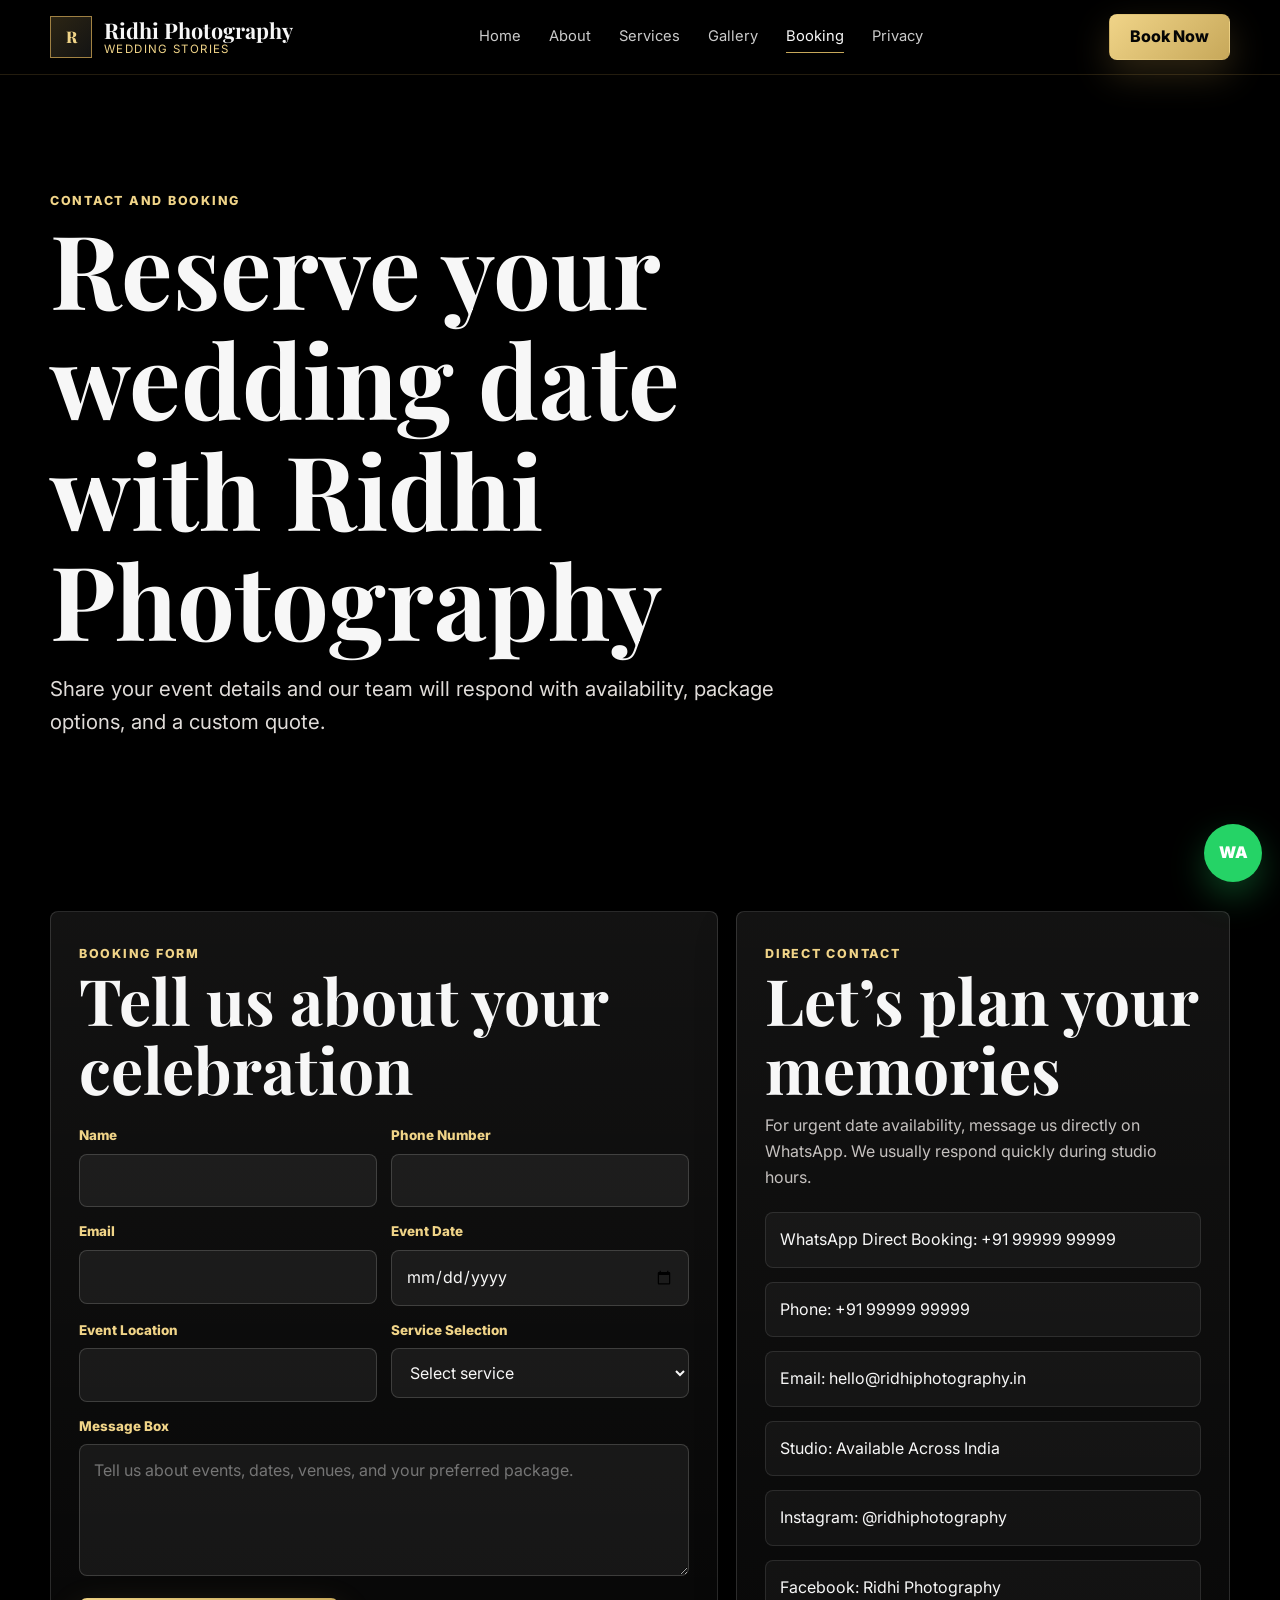
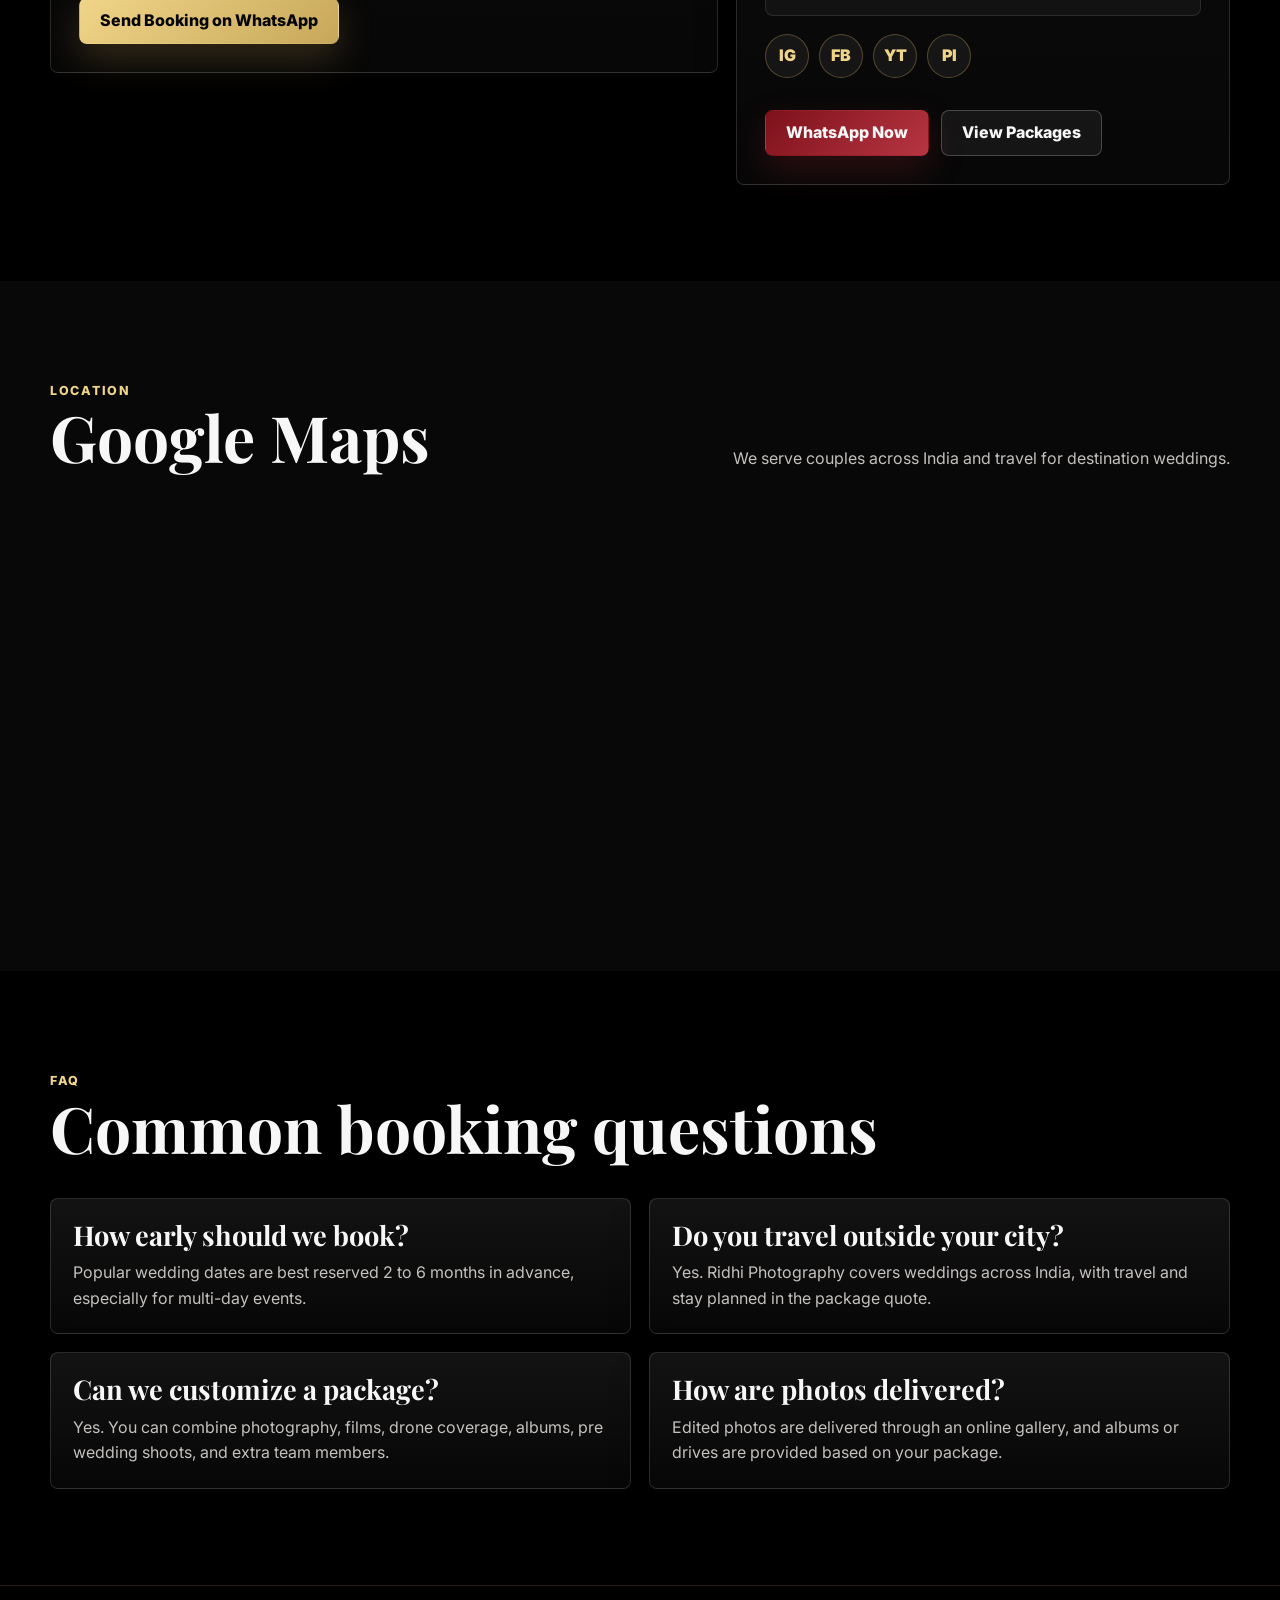
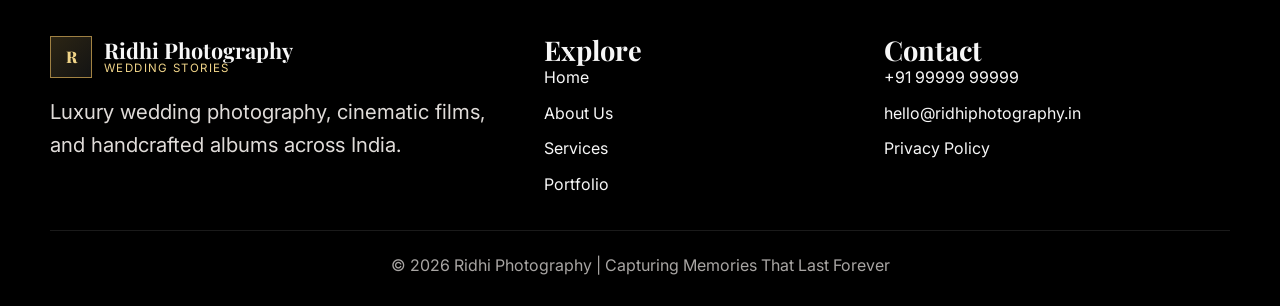
<file: contact.html>
<!DOCTYPE html>
<html lang="en">
<head>
  <meta charset="UTF-8">
  <meta name="viewport" content="width=device-width, initial-scale=1.0">
  <meta name="description" content="Book Ridhi Photography for wedding photography, cinematic videography, pre wedding shoots, engagement coverage, and destination weddings.">
  <title>Contact & Booking | Ridhi Photography</title>
  <link rel="preconnect" href="https://fonts.googleapis.com">
  <link rel="preconnect" href="https://fonts.gstatic.com" crossorigin>
  <link href="https://fonts.googleapis.com/css2?family=Inter:wght@400;600;700;800&family=Playfair+Display:wght@600;700;800&display=swap" rel="stylesheet">
  <link rel="stylesheet" href="styles.css">
</head>
<body>
  <header class="site-header"><nav class="nav"><a class="brand" href="index.html"><span class="brand-mark">R</span><span class="brand-text"><strong>Ridhi Photography</strong><span>Wedding Stories</span></span></a><div class="nav-links"><a href="index.html">Home</a><a href="about.html">About</a><a href="services.html">Services</a><a href="gallery.html">Gallery</a><a class="active" href="contact.html">Booking</a><a href="privacy.html">Privacy</a></div><div class="nav-actions"><a class="btn btn-primary" href="#booking-form">Book Now</a><button class="menu-toggle" aria-label="Open menu"><span></span><span></span><span></span></button></div></nav></header>
  <main>
    <section class="page-hero" style="--page-image: url('https://images.unsplash.com/photo-1525258946800-98cfd641d0de?auto=format&fit=crop&w=1800&q=82');">
      <div class="section-inner reveal"><span class="eyebrow">Contact and booking</span><h1>Reserve your wedding date with Ridhi Photography</h1><p class="lead">Share your event details and our team will respond with availability, package options, and a custom quote.</p></div>
    </section>
    <section class="section">
      <div class="section-inner contact-grid">
        <div class="contact-panel reveal">
          <span class="eyebrow">Booking form</span>
          <h2>Tell us about your celebration</h2>
          <form id="booking-form" class="form-grid">
            <div class="field"><label for="name">Name</label><input id="name" name="name" type="text" required></div>
            <div class="field"><label for="phone">Phone Number</label><input id="phone" name="phone" type="tel" required></div>
            <div class="field"><label for="email">Email</label><input id="email" name="email" type="email" required></div>
            <div class="field"><label for="date">Event Date</label><input id="date" name="date" type="date" required></div>
            <div class="field"><label for="location">Event Location</label><input id="location" name="location" type="text" required></div>
            <div class="field"><label for="service">Service Selection</label><select id="service" name="service" required><option value="">Select service</option><option>Wedding Photography</option><option>Cinematic Videography</option><option>Pre Wedding Shoot</option><option>Engagement Shoot</option><option>Drone Coverage</option><option>Complete Wedding Package</option></select></div>
            <div class="field full"><label for="message">Message Box</label><textarea id="message" name="message" placeholder="Tell us about events, dates, venues, and your preferred package."></textarea></div>
            <div class="field full"><button class="btn btn-primary" type="submit">Send Booking on WhatsApp</button></div>
          </form>
        </div>
        <aside class="contact-panel reveal">
          <span class="eyebrow">Direct contact</span>
          <h2>Let’s plan your memories</h2>
          <p>For urgent date availability, message us directly on WhatsApp. We usually respond quickly during studio hours.</p>
          <div class="contact-list">
            <a href="https://wa.me/919999999999">WhatsApp Direct Booking: +91 99999 99999</a>
            <a href="tel:+919999999999">Phone: +91 99999 99999</a>
            <a href="mailto:hello@ridhiphotography.in">Email: hello@ridhiphotography.in</a>
            <span>Studio: Available Across India</span>
            <span>Instagram: @ridhiphotography</span>
            <span>Facebook: Ridhi Photography</span>
          </div>
          <div class="social-icons" aria-label="Social media links">
            <a href="#" aria-label="Instagram">IG</a>
            <a href="#" aria-label="Facebook">FB</a>
            <a href="#" aria-label="YouTube">YT</a>
            <a href="#" aria-label="Pinterest">PI</a>
          </div>
          <div class="cta-actions"><a class="btn btn-red" href="https://wa.me/919999999999">WhatsApp Now</a><a class="btn btn-secondary" href="services.html">View Packages</a></div>
        </aside>
      </div>
    </section>
    <section class="section alt">
      <div class="section-inner">
        <div class="section-head reveal"><div><span class="eyebrow">Location</span><h2>Google Maps</h2></div><p>We serve couples across India and travel for destination weddings.</p></div>
        <iframe class="map reveal" title="Ridhi Photography map" loading="lazy" referrerpolicy="no-referrer-when-downgrade" src="https://www.google.com/maps?q=India&output=embed"></iframe>
      </div>
    </section>
    <section class="section">
      <div class="section-inner">
        <div class="section-head reveal"><div><span class="eyebrow">FAQ</span><h2>Common booking questions</h2></div></div>
        <div class="faq-grid">
          <article class="faq-item reveal"><h3>How early should we book?</h3><p>Popular wedding dates are best reserved 2 to 6 months in advance, especially for multi-day events.</p></article>
          <article class="faq-item reveal"><h3>Do you travel outside your city?</h3><p>Yes. Ridhi Photography covers weddings across India, with travel and stay planned in the package quote.</p></article>
          <article class="faq-item reveal"><h3>Can we customize a package?</h3><p>Yes. You can combine photography, films, drone coverage, albums, pre wedding shoots, and extra team members.</p></article>
          <article class="faq-item reveal"><h3>How are photos delivered?</h3><p>Edited photos are delivered through an online gallery, and albums or drives are provided based on your package.</p></article>
        </div>
      </div>
    </section>
  </main>
  <footer class="site-footer"><div class="footer-inner"><div class="footer-grid"><div><a class="brand" href="index.html"><span class="brand-mark">R</span><span class="brand-text"><strong>Ridhi Photography</strong><span>Wedding Stories</span></span></a><p class="lead">Luxury wedding photography, cinematic films, and handcrafted albums across India.</p></div><div><h3>Explore</h3><div class="footer-links"><a href="index.html">Home</a><a href="about.html">About Us</a><a href="services.html">Services</a><a href="gallery.html">Portfolio</a></div></div><div><h3>Contact</h3><div class="footer-links"><a href="tel:+919999999999">+91 99999 99999</a><a href="mailto:hello@ridhiphotography.in">hello@ridhiphotography.in</a><a href="privacy.html">Privacy Policy</a></div></div></div><div class="copyright">© 2026 Ridhi Photography | Capturing Memories That Last Forever</div></div></footer>
  <a class="whatsapp-float" href="https://wa.me/919999999999" aria-label="Book on WhatsApp">WA</a>
  <script src="script.js"></script>
</body>
</html>
</file>
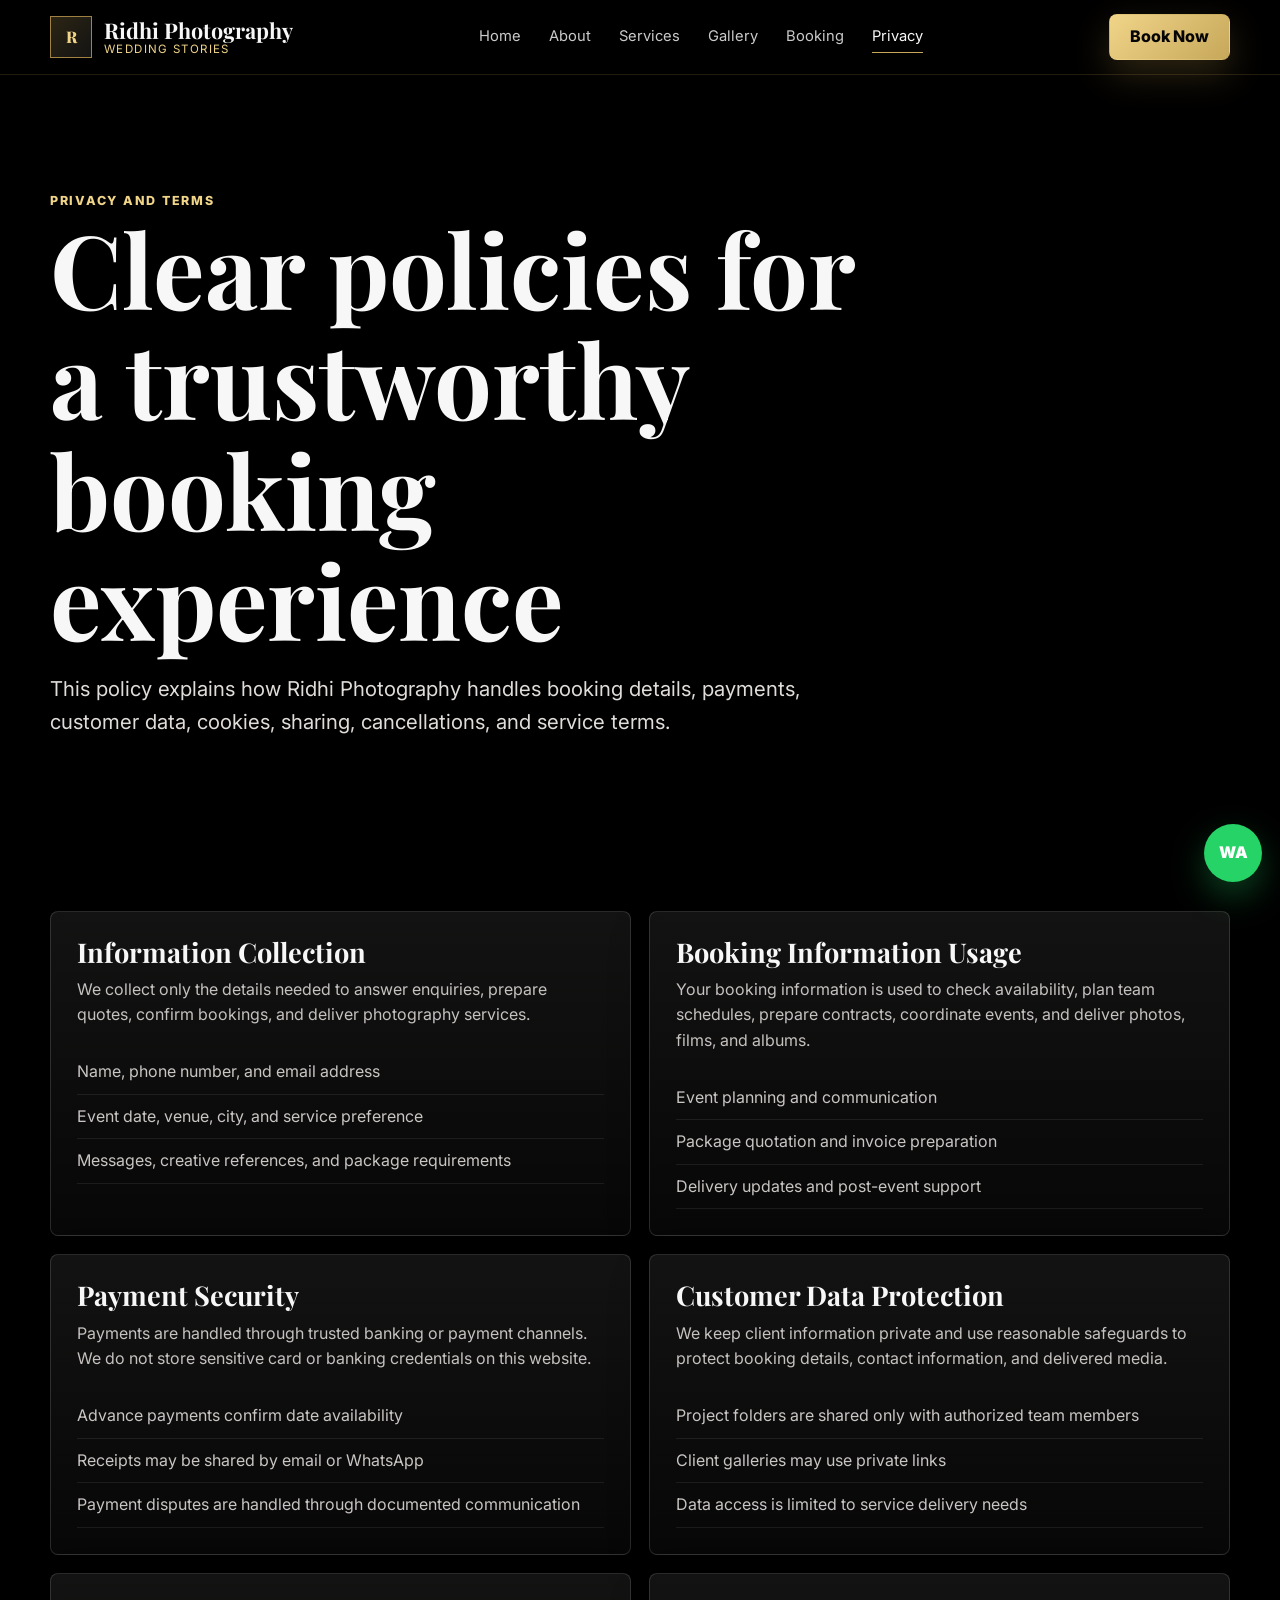
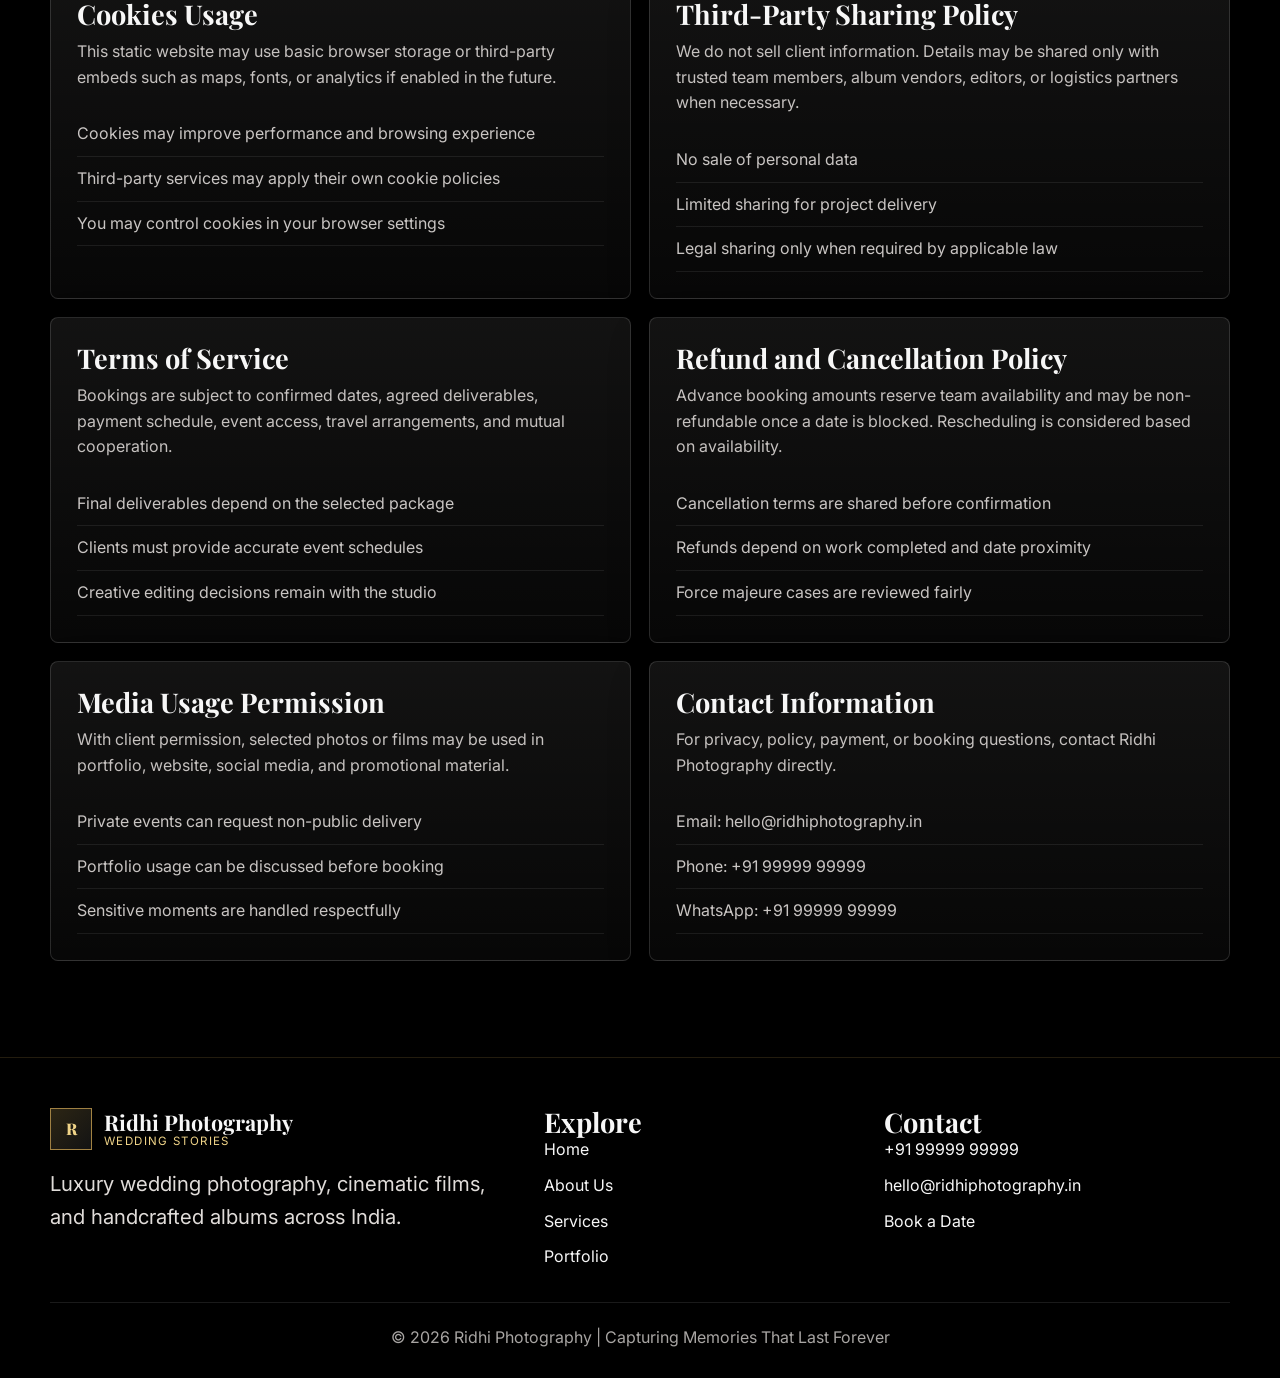
<file: privacy.html>
<!DOCTYPE html>
<html lang="en">
<head>
  <meta charset="UTF-8">
  <meta name="viewport" content="width=device-width, initial-scale=1.0">
  <meta name="description" content="Privacy policy, terms of service, refund policy, payment security, customer data protection, and booking information usage for Ridhi Photography.">
  <title>Privacy Policy | Ridhi Photography</title>
  <link rel="preconnect" href="https://fonts.googleapis.com">
  <link rel="preconnect" href="https://fonts.gstatic.com" crossorigin>
  <link href="https://fonts.googleapis.com/css2?family=Inter:wght@400;600;700;800&family=Playfair+Display:wght@600;700;800&display=swap" rel="stylesheet">
  <link rel="stylesheet" href="styles.css">
</head>
<body>
  <header class="site-header"><nav class="nav"><a class="brand" href="index.html"><span class="brand-mark">R</span><span class="brand-text"><strong>Ridhi Photography</strong><span>Wedding Stories</span></span></a><div class="nav-links"><a href="index.html">Home</a><a href="about.html">About</a><a href="services.html">Services</a><a href="gallery.html">Gallery</a><a href="contact.html">Booking</a><a class="active" href="privacy.html">Privacy</a></div><div class="nav-actions"><a class="btn btn-primary" href="contact.html">Book Now</a><button class="menu-toggle" aria-label="Open menu"><span></span><span></span><span></span></button></div></nav></header>
  <main>
    <section class="page-hero" style="--page-image: url('https://images.unsplash.com/photo-1525258946800-98cfd641d0de?auto=format&fit=crop&w=1800&q=82');">
      <div class="section-inner reveal"><span class="eyebrow">Privacy and terms</span><h1>Clear policies for a trustworthy booking experience</h1><p class="lead">This policy explains how Ridhi Photography handles booking details, payments, customer data, cookies, sharing, cancellations, and service terms.</p></div>
    </section>
    <section class="section">
      <div class="section-inner policy-grid">
        <article class="policy-card reveal"><h3>Information Collection</h3><p>We collect only the details needed to answer enquiries, prepare quotes, confirm bookings, and deliver photography services.</p><ul><li>Name, phone number, and email address</li><li>Event date, venue, city, and service preference</li><li>Messages, creative references, and package requirements</li></ul></article>
        <article class="policy-card reveal"><h3>Booking Information Usage</h3><p>Your booking information is used to check availability, plan team schedules, prepare contracts, coordinate events, and deliver photos, films, and albums.</p><ul><li>Event planning and communication</li><li>Package quotation and invoice preparation</li><li>Delivery updates and post-event support</li></ul></article>
        <article class="policy-card reveal"><h3>Payment Security</h3><p>Payments are handled through trusted banking or payment channels. We do not store sensitive card or banking credentials on this website.</p><ul><li>Advance payments confirm date availability</li><li>Receipts may be shared by email or WhatsApp</li><li>Payment disputes are handled through documented communication</li></ul></article>
        <article class="policy-card reveal"><h3>Customer Data Protection</h3><p>We keep client information private and use reasonable safeguards to protect booking details, contact information, and delivered media.</p><ul><li>Project folders are shared only with authorized team members</li><li>Client galleries may use private links</li><li>Data access is limited to service delivery needs</li></ul></article>
        <article class="policy-card reveal"><h3>Cookies Usage</h3><p>This static website may use basic browser storage or third-party embeds such as maps, fonts, or analytics if enabled in the future.</p><ul><li>Cookies may improve performance and browsing experience</li><li>Third-party services may apply their own cookie policies</li><li>You may control cookies in your browser settings</li></ul></article>
        <article class="policy-card reveal"><h3>Third-Party Sharing Policy</h3><p>We do not sell client information. Details may be shared only with trusted team members, album vendors, editors, or logistics partners when necessary.</p><ul><li>No sale of personal data</li><li>Limited sharing for project delivery</li><li>Legal sharing only when required by applicable law</li></ul></article>
        <article class="policy-card reveal"><h3>Terms of Service</h3><p>Bookings are subject to confirmed dates, agreed deliverables, payment schedule, event access, travel arrangements, and mutual cooperation.</p><ul><li>Final deliverables depend on the selected package</li><li>Clients must provide accurate event schedules</li><li>Creative editing decisions remain with the studio</li></ul></article>
        <article class="policy-card reveal"><h3>Refund and Cancellation Policy</h3><p>Advance booking amounts reserve team availability and may be non-refundable once a date is blocked. Rescheduling is considered based on availability.</p><ul><li>Cancellation terms are shared before confirmation</li><li>Refunds depend on work completed and date proximity</li><li>Force majeure cases are reviewed fairly</li></ul></article>
        <article class="policy-card reveal"><h3>Media Usage Permission</h3><p>With client permission, selected photos or films may be used in portfolio, website, social media, and promotional material.</p><ul><li>Private events can request non-public delivery</li><li>Portfolio usage can be discussed before booking</li><li>Sensitive moments are handled respectfully</li></ul></article>
        <article class="policy-card reveal"><h3>Contact Information</h3><p>For privacy, policy, payment, or booking questions, contact Ridhi Photography directly.</p><ul><li>Email: hello@ridhiphotography.in</li><li>Phone: +91 99999 99999</li><li>WhatsApp: +91 99999 99999</li></ul></article>
      </div>
    </section>
  </main>
  <footer class="site-footer"><div class="footer-inner"><div class="footer-grid"><div><a class="brand" href="index.html"><span class="brand-mark">R</span><span class="brand-text"><strong>Ridhi Photography</strong><span>Wedding Stories</span></span></a><p class="lead">Luxury wedding photography, cinematic films, and handcrafted albums across India.</p></div><div><h3>Explore</h3><div class="footer-links"><a href="index.html">Home</a><a href="about.html">About Us</a><a href="services.html">Services</a><a href="gallery.html">Portfolio</a></div></div><div><h3>Contact</h3><div class="footer-links"><a href="tel:+919999999999">+91 99999 99999</a><a href="mailto:hello@ridhiphotography.in">hello@ridhiphotography.in</a><a href="contact.html">Book a Date</a></div></div></div><div class="copyright">© 2026 Ridhi Photography | Capturing Memories That Last Forever</div></div></footer>
  <a class="whatsapp-float" href="https://wa.me/919999999999" aria-label="Book on WhatsApp">WA</a>
  <script src="script.js"></script>
</body>
</html>
</file>
<file: styles.css>
:root {
  --black: #000000;
  --ink: #0b0b0b;
  --charcoal: #161616;
  --white: #f7f7f7;
  --muted: #c7c7c7;
  --gold: #c7a85a;
  --gold-soft: #f0d488;
  --red: #7d111b;
  --red-soft: #b73542;
  --line: rgba(247, 247, 247, 0.14);
  --shadow: 0 24px 70px rgba(0, 0, 0, 0.35);
  --radius: 8px;
  --font-display: "Playfair Display", Georgia, serif;
  --font-body: "Inter", Arial, sans-serif;
}

* {
  box-sizing: border-box;
}

html {
  scroll-behavior: smooth;
}

body {
  margin: 0;
  color: var(--white);
  background: var(--black);
  font-family: var(--font-body);
  line-height: 1.6;
}

body.menu-open {
  overflow: hidden;
}

img {
  display: block;
  max-width: 100%;
}

a {
  color: inherit;
  text-decoration: none;
}

button,
input,
select,
textarea {
  font: inherit;
}

.site-header {
  position: sticky;
  top: 0;
  z-index: 50;
  border-bottom: 1px solid rgba(216, 173, 88, 0.16);
  background: rgba(0, 0, 0, 0.86);
  backdrop-filter: blur(18px);
}

.nav {
  width: min(1180px, calc(100% - 32px));
  height: 74px;
  margin: 0 auto;
  display: flex;
  align-items: center;
  justify-content: space-between;
  gap: 24px;
}

.brand {
  display: flex;
  align-items: center;
  gap: 12px;
  min-width: max-content;
}

.brand-mark {
  width: 42px;
  height: 42px;
  display: grid;
  place-items: center;
  border: 1px solid rgba(216, 173, 88, 0.7);
  color: var(--gold-soft);
  font-family: var(--font-display);
  font-weight: 800;
  background: linear-gradient(135deg, rgba(199, 168, 90, 0.22), rgba(247, 247, 247, 0.08));
}

.brand-text {
  display: grid;
  line-height: 1.1;
}

.brand-text strong {
  font-family: var(--font-display);
  font-size: 1.35rem;
  letter-spacing: 0;
}

.brand-text span {
  color: var(--gold-soft);
  font-size: 0.72rem;
  text-transform: uppercase;
  letter-spacing: 0.12em;
}

.nav-links {
  display: flex;
  align-items: center;
  gap: 4px;
}

.nav-links a {
  position: relative;
  padding: 9px 12px;
  color: rgba(247, 247, 247, 0.82);
  font-size: 0.92rem;
  transition: color 0.25s ease;
}

.nav-links a::after {
  content: "";
  position: absolute;
  left: 12px;
  right: 12px;
  bottom: 5px;
  height: 1px;
  transform: scaleX(0);
  transform-origin: left;
  background: var(--gold);
  transition: transform 0.25s ease;
}

.nav-links a:hover,
.nav-links a.active {
  color: var(--white);
}

.nav-links a:hover::after,
.nav-links a.active::after {
  transform: scaleX(1);
}

.nav-actions {
  display: flex;
  align-items: center;
  gap: 10px;
}

.menu-toggle {
  display: none;
  width: 42px;
  height: 42px;
  border: 1px solid var(--line);
  color: var(--white);
  background: transparent;
  cursor: pointer;
}

.menu-toggle span {
  display: block;
  width: 18px;
  height: 2px;
  margin: 4px auto;
  background: currentColor;
  transition: transform 0.25s ease, opacity 0.25s ease;
}

.btn {
  display: inline-flex;
  align-items: center;
  justify-content: center;
  gap: 8px;
  min-height: 46px;
  padding: 0 20px;
  border: 1px solid transparent;
  border-radius: var(--radius);
  cursor: pointer;
  font-weight: 800;
  transition: transform 0.25s ease, background 0.25s ease, border-color 0.25s ease, box-shadow 0.25s ease;
}

.btn:hover {
  transform: translateY(-2px);
}

.btn-primary {
  color: #050505;
  background: linear-gradient(135deg, var(--gold-soft), var(--gold));
  box-shadow: 0 14px 36px rgba(216, 173, 88, 0.22);
}

.btn-secondary {
  color: var(--white);
  border-color: rgba(255, 250, 247, 0.22);
  background: rgba(255, 250, 247, 0.06);
}

.btn-secondary:hover {
  border-color: rgba(216, 173, 88, 0.55);
}

.btn-red {
  color: var(--white);
  background: linear-gradient(135deg, var(--red), var(--red-soft));
  box-shadow: 0 14px 34px rgba(159, 39, 52, 0.25);
}

.hero {
  min-height: calc(100vh - 74px);
  display: grid;
  align-items: center;
  position: relative;
  overflow: hidden;
  background:
    linear-gradient(90deg, rgba(0, 0, 0, 0.92), rgba(0, 0, 0, 0.62), rgba(0, 0, 0, 0.18)),
    var(--hero-image) center/cover no-repeat;
}

.hero::after {
  content: "";
  position: absolute;
  inset: auto 0 0;
  height: 160px;
  background: linear-gradient(0deg, var(--black), transparent);
}

.hero-inner,
.section-inner {
  width: min(1180px, calc(100% - 32px));
  margin: 0 auto;
  position: relative;
  z-index: 1;
}

.hero-content {
  max-width: 760px;
  padding: 96px 0 120px;
}

.eyebrow,
.offer-pill {
  display: inline-flex;
  align-items: center;
  gap: 8px;
  color: var(--gold-soft);
  text-transform: uppercase;
  letter-spacing: 0.14em;
  font-size: 0.78rem;
  font-weight: 800;
}

.offer-pill {
  margin-bottom: 20px;
  padding: 10px 14px;
  border: 1px solid rgba(216, 173, 88, 0.34);
  border-radius: 999px;
  color: var(--white);
  text-transform: none;
  letter-spacing: 0;
  background: rgba(12, 12, 12, 0.76);
}

h1,
h2,
h3 {
  margin: 0;
  font-family: var(--font-display);
  line-height: 1.08;
  letter-spacing: 0;
}

h1 {
  max-width: 840px;
  font-size: clamp(3rem, 8vw, 6.6rem);
}

h2 {
  font-size: clamp(2.15rem, 5vw, 4.15rem);
}

h3 {
  font-size: clamp(1.28rem, 2.5vw, 1.7rem);
}

p {
  margin: 0;
  color: rgba(255, 250, 247, 0.76);
}

.lead {
  max-width: 760px;
  margin-top: 18px;
  font-size: clamp(1.05rem, 2.2vw, 1.28rem);
  color: rgba(255, 250, 247, 0.88);
}

.hero-actions,
.cta-actions {
  display: flex;
  flex-wrap: wrap;
  gap: 12px;
  margin-top: 32px;
}

.section {
  padding: 96px 0;
  position: relative;
}

.section.alt {
  background: #080808;
}

.section-head {
  display: flex;
  align-items: end;
  justify-content: space-between;
  gap: 32px;
  margin-bottom: 36px;
}

.section-head p {
  max-width: 560px;
}

.stats-grid,
.services-grid,
.pricing-grid,
.testimonial-grid,
.feature-grid,
.faq-grid,
.contact-grid,
.policy-grid {
  display: grid;
  gap: 18px;
}

.stats-grid {
  grid-template-columns: repeat(4, 1fr);
}

.stat {
  padding: 24px;
  border: 1px solid var(--line);
  background: linear-gradient(180deg, rgba(255, 250, 247, 0.065), rgba(255, 250, 247, 0.025));
}

.stat strong {
  display: block;
  color: var(--gold-soft);
  font-family: var(--font-display);
  font-size: 2.25rem;
  line-height: 1;
}

.stat span {
  color: rgba(247, 247, 247, 0.74);
}

.services-grid {
  grid-template-columns: repeat(3, 1fr);
}

.service-card,
.price-card,
.testimonial,
.feature-card,
.faq-item,
.contact-panel,
.policy-card {
  border: 1px solid var(--line);
  border-radius: var(--radius);
  background: linear-gradient(180deg, rgba(255, 250, 247, 0.075), rgba(255, 250, 247, 0.026));
  box-shadow: 0 16px 45px rgba(0, 0, 0, 0.16);
}

.service-card {
  overflow: hidden;
  transition: transform 0.25s ease, border-color 0.25s ease;
}

.service-card:hover {
  transform: translateY(-6px);
  border-color: rgba(216, 173, 88, 0.5);
}

.service-card img {
  width: 100%;
  height: 220px;
  object-fit: cover;
  transition: transform 0.45s ease;
}

.service-card:hover img {
  transform: scale(1.06);
}

.card-body {
  padding: 22px;
}

.card-body p,
.price-card p,
.testimonial p,
.feature-card p,
.faq-item p,
.policy-card p,
.contact-panel p {
  margin-top: 10px;
}

.testimonial-grid {
  grid-template-columns: repeat(3, 1fr);
}

.slider {
  position: relative;
  overflow: hidden;
  border: 1px solid var(--line);
  border-radius: var(--radius);
  background: rgba(255, 250, 247, 0.04);
}

.slider-track {
  display: flex;
  transition: transform 0.5s ease;
}

.slide {
  flex: 0 0 100%;
  position: relative;
}

.slide img {
  width: 100%;
  height: min(68vh, 620px);
  object-fit: cover;
}

.slide-caption {
  position: absolute;
  left: 24px;
  bottom: 24px;
  max-width: min(520px, calc(100% - 48px));
  padding: 18px;
  border: 1px solid rgba(255, 250, 247, 0.16);
  border-radius: var(--radius);
  background: rgba(0, 0, 0, 0.74);
  backdrop-filter: blur(12px);
}

.slider-controls {
  position: absolute;
  right: 18px;
  top: 18px;
  display: flex;
  gap: 8px;
}

.slider-btn {
  width: 42px;
  height: 42px;
  border: 1px solid rgba(255, 250, 247, 0.22);
  border-radius: 50%;
  color: var(--white);
  background: rgba(0, 0, 0, 0.68);
  cursor: pointer;
}

.testimonial {
  padding: 24px;
}

.stars {
  color: var(--gold-soft);
  margin-bottom: 14px;
  letter-spacing: 0.08em;
}

.client {
  display: flex;
  align-items: center;
  gap: 12px;
  margin-top: 20px;
  color: var(--white);
  font-weight: 800;
}

.client img {
  width: 48px;
  height: 48px;
  border-radius: 50%;
  object-fit: cover;
}

.cta-band {
  padding: 72px 0;
  background:
    linear-gradient(90deg, rgba(0, 0, 0, 0.94), rgba(18, 18, 18, 0.72)),
    url("https://images.unsplash.com/photo-1519741497674-611481863552?auto=format&fit=crop&w=1800&q=80") center/cover no-repeat;
}

.cta-box {
  max-width: 800px;
}

.page-hero {
  padding: 112px 0 76px;
  background:
    linear-gradient(90deg, rgba(0, 0, 0, 0.94), rgba(0, 0, 0, 0.58)),
    var(--page-image) center/cover no-repeat;
}

.feature-grid {
  grid-template-columns: repeat(3, 1fr);
}

.feature-card {
  padding: 26px;
}

.feature-icon {
  width: 48px;
  height: 48px;
  display: grid;
  place-items: center;
  margin-bottom: 18px;
  color: #050505;
  background: var(--gold);
  border-radius: 50%;
  font-weight: 900;
}

.story-layout {
  display: grid;
  grid-template-columns: 0.95fr 1.05fr;
  gap: 48px;
  align-items: center;
}

.story-image {
  min-height: 560px;
  border-radius: var(--radius);
  object-fit: cover;
  box-shadow: var(--shadow);
}

.pricing-grid {
  grid-template-columns: repeat(3, 1fr);
}

.price-card {
  padding: 30px;
  position: relative;
}

.price-card.featured {
  border-color: rgba(216, 173, 88, 0.62);
  transform: translateY(-10px);
}

.price {
  display: block;
  margin: 18px 0;
  color: var(--gold-soft);
  font-family: var(--font-display);
  font-size: 2.45rem;
  line-height: 1;
}

.price-card ul,
.policy-card ul {
  padding: 0;
  margin: 22px 0 0;
  list-style: none;
  color: rgba(255, 250, 247, 0.78);
}

.price-card li,
.policy-card li {
  padding: 9px 0;
  border-bottom: 1px solid rgba(255, 250, 247, 0.08);
}

.filters {
  display: flex;
  flex-wrap: wrap;
  gap: 10px;
  margin-bottom: 28px;
}

.filter-btn {
  min-height: 40px;
  padding: 0 16px;
  border: 1px solid var(--line);
  border-radius: 999px;
  color: var(--white);
  background: rgba(255, 250, 247, 0.05);
  cursor: pointer;
}

.filter-btn.active,
.filter-btn:hover {
  color: #050505;
  border-color: var(--gold);
  background: var(--gold);
}

.gallery-grid {
  columns: 3 280px;
  column-gap: 18px;
}

.gallery-item {
  break-inside: avoid;
  margin: 0 0 18px;
  overflow: hidden;
  position: relative;
  border-radius: var(--radius);
  border: 1px solid var(--line);
  background: rgba(255, 250, 247, 0.05);
  cursor: zoom-in;
}

.gallery-item[hidden] {
  display: none;
}

.gallery-item img {
  width: 100%;
  transition: transform 0.45s ease, filter 0.35s ease;
}

.gallery-item:hover img {
  transform: scale(1.06);
  filter: brightness(0.78);
}

.gallery-item span {
  position: absolute;
  left: 14px;
  bottom: 14px;
  padding: 8px 10px;
  border-radius: 999px;
  color: var(--white);
  background: rgba(0, 0, 0, 0.72);
  font-size: 0.8rem;
  font-weight: 800;
}

.video-badge::after {
  content: "Play";
  position: absolute;
  inset: 50% auto auto 50%;
  transform: translate(-50%, -50%);
  width: 68px;
  height: 68px;
  display: grid;
  place-items: center;
  border-radius: 50%;
  color: #1d1110;
  background: rgba(242, 211, 144, 0.94);
  font-weight: 900;
}

.lightbox {
  position: fixed;
  inset: 0;
  z-index: 100;
  display: none;
  place-items: center;
  padding: 24px;
  background: rgba(0, 0, 0, 0.9);
}

.lightbox.open {
  display: grid;
}

.lightbox img {
  max-height: 86vh;
  border-radius: var(--radius);
  box-shadow: var(--shadow);
}

.lightbox button {
  position: absolute;
  top: 18px;
  right: 18px;
  width: 44px;
  height: 44px;
  border: 1px solid var(--line);
  color: var(--white);
  background: rgba(255, 255, 255, 0.08);
  cursor: pointer;
}

.promo-popup {
  position: fixed;
  inset: 0;
  z-index: 120;
  display: none;
  align-items: center;
  justify-content: center;
  padding: 18px;
  background: rgba(0, 0, 0, 0.88);
  backdrop-filter: blur(10px);
}

.promo-popup.open {
  display: flex;
}

.promo-popup-link {
  display: block;
  width: min(100%, 980px);
  height: min(100%, 92vh);
}

.promo-popup-link img {
  width: 100%;
  height: 100%;
  object-fit: contain;
  filter: drop-shadow(0 26px 70px rgba(0, 0, 0, 0.6));
}

.promo-popup-close {
  position: absolute;
  top: 18px;
  left: 18px;
  width: 44px;
  height: 44px;
  border: 1px solid rgba(255, 250, 247, 0.24);
  border-radius: 50%;
  color: var(--white);
  background: rgba(0, 0, 0, 0.74);
  cursor: pointer;
  font-size: 1.2rem;
}

.promo-whatsapp {
  position: absolute;
  top: 18px;
  right: 18px;
  min-height: 44px;
  padding: 0 16px;
  border-radius: 999px;
  color: #fff;
  background: #25d366;
  box-shadow: 0 14px 34px rgba(37, 211, 102, 0.28);
  font-weight: 900;
  display: inline-flex;
  align-items: center;
  justify-content: center;
}

.contact-grid {
  grid-template-columns: 1.15fr 0.85fr;
  align-items: start;
}

.contact-panel {
  padding: 28px;
}

.form-grid {
  display: grid;
  grid-template-columns: repeat(2, 1fr);
  gap: 14px;
  margin-top: 22px;
}

.field.full {
  grid-column: 1 / -1;
}

.field label {
  display: block;
  margin-bottom: 7px;
  color: var(--gold-soft);
  font-size: 0.84rem;
  font-weight: 800;
}

.field input,
.field select,
.field textarea {
  width: 100%;
  border: 1px solid rgba(255, 250, 247, 0.16);
  border-radius: var(--radius);
  padding: 13px 14px;
  color: var(--white);
  background: rgba(255, 250, 247, 0.06);
  outline: none;
}

.field input:focus,
.field select:focus,
.field textarea:focus {
  border-color: var(--gold);
}

.field textarea {
  min-height: 132px;
  resize: vertical;
}

.contact-list {
  display: grid;
  gap: 14px;
  margin-top: 22px;
}

.contact-list a,
.contact-list span {
  display: block;
  padding: 14px;
  border: 1px solid rgba(255, 250, 247, 0.1);
  border-radius: var(--radius);
  background: rgba(255, 250, 247, 0.04);
}

.social-icons {
  display: flex;
  flex-wrap: wrap;
  gap: 10px;
  margin-top: 18px;
}

.social-icons a {
  width: 44px;
  height: 44px;
  display: grid;
  place-items: center;
  border: 1px solid rgba(216, 173, 88, 0.32);
  border-radius: 50%;
  color: var(--gold-soft);
  background: rgba(255, 250, 247, 0.055);
  font-weight: 900;
  transition: transform 0.25s ease, background 0.25s ease;
}

.social-icons a:hover {
  transform: translateY(-3px);
  color: #1d1110;
  background: var(--gold);
}

.map {
  width: 100%;
  height: 360px;
  border: 0;
  filter: grayscale(0.7) contrast(1.05);
}

.instagram-strip {
  display: grid;
  grid-template-columns: repeat(6, 1fr);
}

.instagram-strip img {
  width: 100%;
  height: 180px;
  object-fit: cover;
  transition: opacity 0.25s ease;
}

.instagram-strip img:hover {
  opacity: 0.82;
}

.faq-grid {
  grid-template-columns: repeat(2, 1fr);
}

.faq-item {
  padding: 22px;
}

.policy-grid {
  grid-template-columns: repeat(2, 1fr);
}

.policy-card {
  padding: 26px;
}

.site-footer {
  border-top: 1px solid rgba(216, 173, 88, 0.16);
  background: #000000;
}

.footer-inner {
  width: min(1180px, calc(100% - 32px));
  margin: 0 auto;
  padding: 50px 0 28px;
}

.footer-grid {
  display: grid;
  grid-template-columns: 1.2fr 0.8fr 0.9fr;
  gap: 32px;
  margin-bottom: 32px;
}

.footer-links {
  display: grid;
  gap: 10px;
}

.footer-links a:hover {
  color: var(--gold-soft);
}

.copyright {
  padding-top: 22px;
  border-top: 1px solid rgba(255, 250, 247, 0.1);
  color: rgba(255, 250, 247, 0.66);
  text-align: center;
}

.whatsapp-float {
  position: fixed;
  right: 18px;
  bottom: 18px;
  z-index: 60;
  width: 58px;
  height: 58px;
  display: grid;
  place-items: center;
  border-radius: 50%;
  color: #fff;
  background: #25d366;
  box-shadow: 0 14px 34px rgba(37, 211, 102, 0.3);
  font-weight: 900;
}

.reveal {
  opacity: 0;
  transform: translateY(22px);
  transition: opacity 0.65s ease, transform 0.65s ease;
}

.reveal.visible {
  opacity: 1;
  transform: translateY(0);
}

@media (max-width: 980px) {
  .nav-links {
    position: fixed;
    inset: 74px 0 auto;
    display: none;
    flex-direction: column;
    align-items: stretch;
    padding: 18px;
    background: rgba(0, 0, 0, 0.98);
    border-bottom: 1px solid var(--line);
  }

  .nav-links.open {
    display: flex;
  }

  .nav-links a {
    padding: 14px 0;
  }

  .menu-toggle {
    display: block;
  }

  .nav-actions .btn {
    display: none;
  }

  .stats-grid,
  .services-grid,
  .testimonial-grid,
  .feature-grid,
  .pricing-grid,
  .faq-grid,
  .policy-grid,
  .contact-grid,
  .story-layout,
  .footer-grid {
    grid-template-columns: 1fr 1fr;
  }

  .story-layout,
  .contact-grid {
    gap: 28px;
  }

  .story-image {
    min-height: 420px;
  }

  .price-card.featured {
    transform: none;
  }

  .instagram-strip {
    grid-template-columns: repeat(3, 1fr);
  }
}

@media (max-width: 680px) {
  .nav {
    width: min(100% - 24px, 1180px);
  }

  .brand-text strong {
    font-size: 1.1rem;
  }

  .brand-text span {
    font-size: 0.62rem;
  }

  .hero-inner,
  .section-inner,
  .footer-inner {
    width: min(100% - 24px, 1180px);
  }

  .hero {
    background:
      linear-gradient(180deg, rgba(0, 0, 0, 0.54), rgba(0, 0, 0, 0.96)),
      var(--hero-image) center/cover no-repeat;
  }

  .hero-content {
    padding: 72px 0 96px;
  }

  .section {
    padding: 68px 0;
  }

  .section-head {
    display: block;
  }

  .section-head p {
    margin-top: 14px;
  }

  .stats-grid,
  .services-grid,
  .testimonial-grid,
  .feature-grid,
  .pricing-grid,
  .faq-grid,
  .policy-grid,
  .contact-grid,
  .story-layout,
  .footer-grid,
  .form-grid {
    grid-template-columns: 1fr;
  }

  .story-image {
    min-height: 330px;
  }

  .service-card img {
    height: 210px;
  }

  .slide img {
    height: 420px;
  }

  .slide-caption {
    position: static;
    max-width: none;
    border-width: 1px 0 0;
    border-radius: 0;
  }

  .instagram-strip {
    grid-template-columns: repeat(2, 1fr);
  }

  .instagram-strip img {
    height: 145px;
  }

  .map {
    height: 300px;
  }
}
</file>
